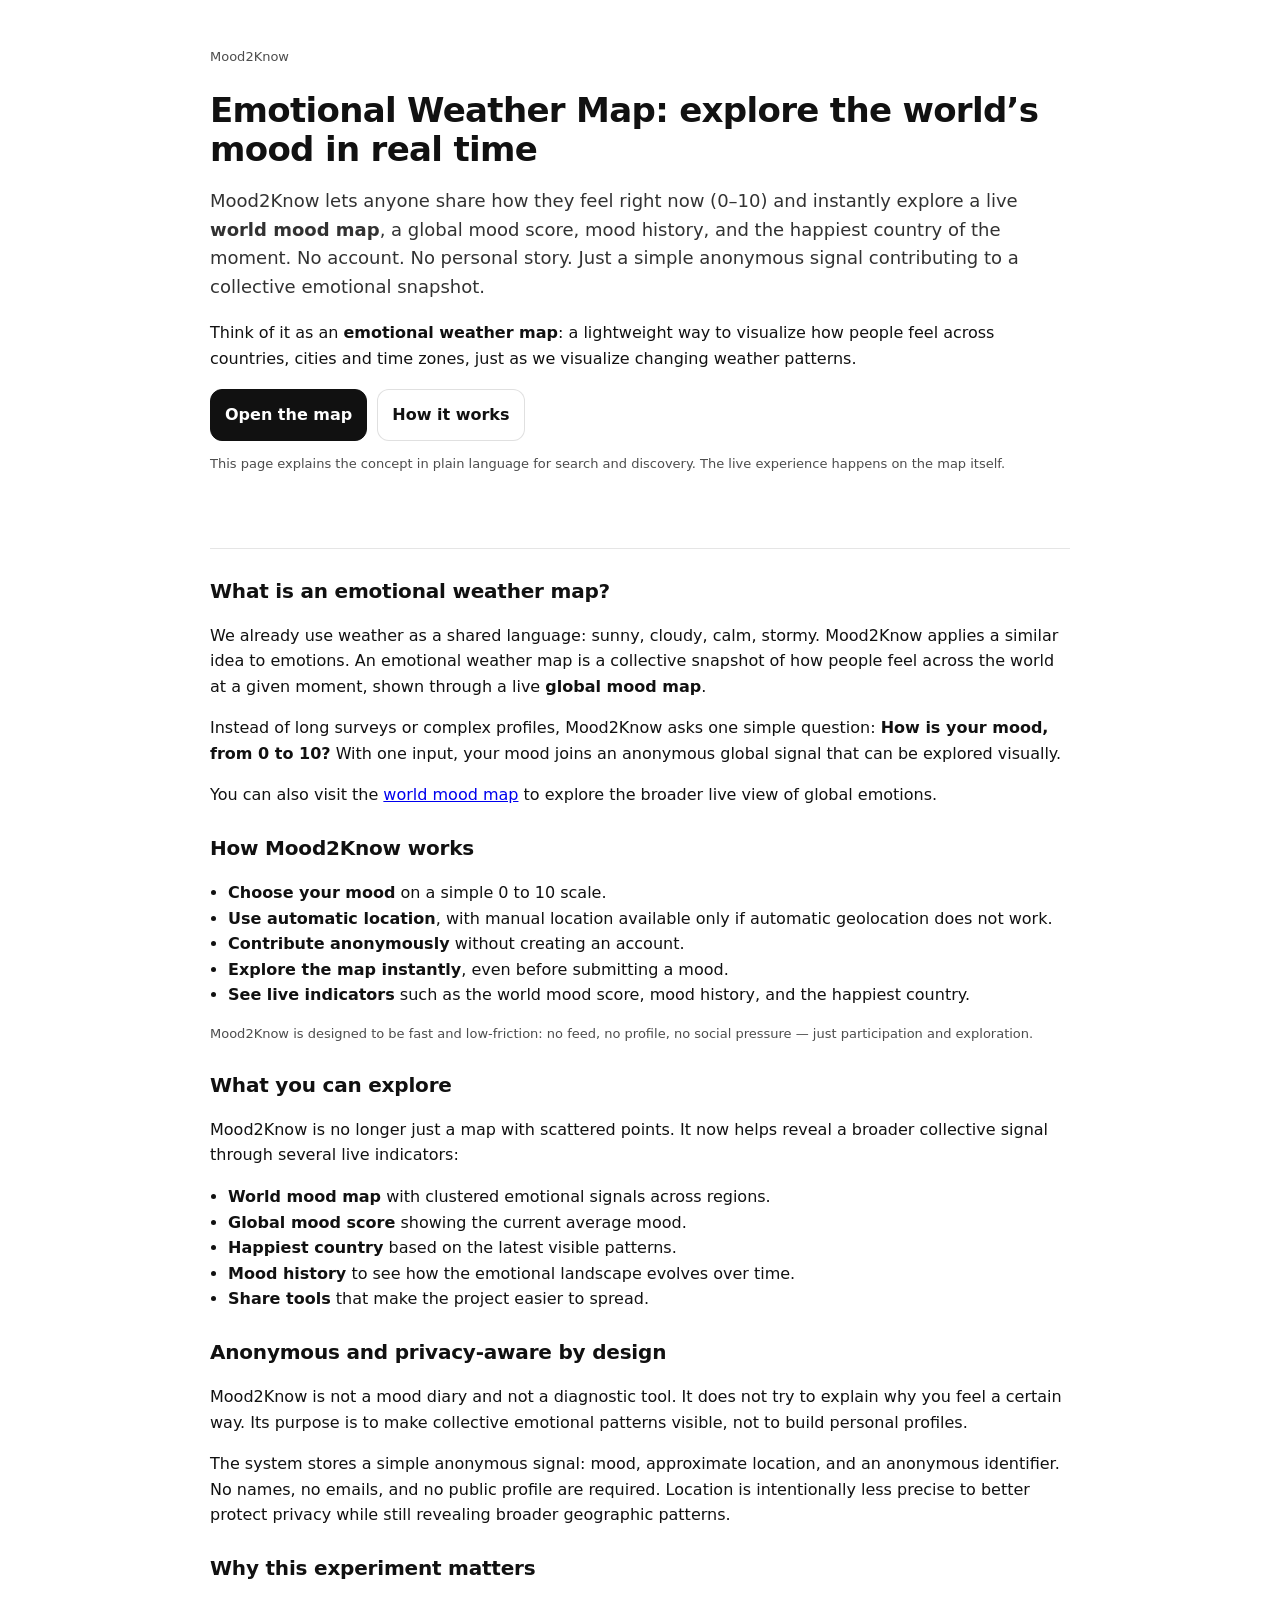
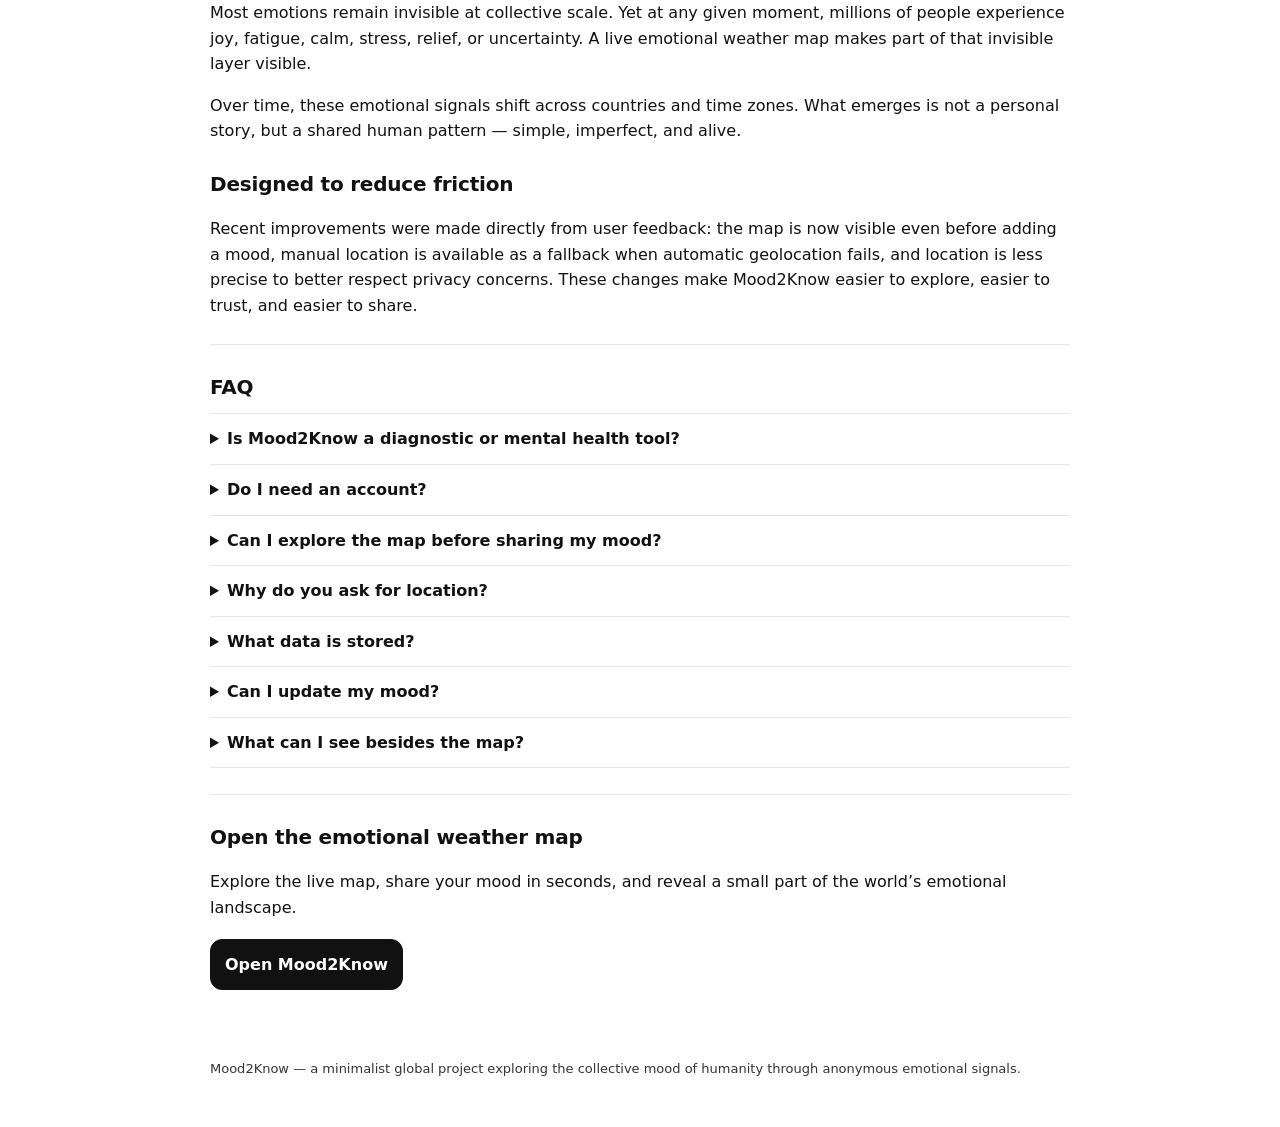
<file: emotional-weather-map.html>
<!doctype html>
<html lang="en">
<head>
<meta charset="utf-8">
<meta name="viewport" content="width=device-width, initial-scale=1">

<title>Emotional Weather Map & Live World Mood Map | Mood2Know</title>

<meta name="description" content="Explore a live emotional weather map built from anonymous mood signals. Share your mood in one click, view the global mood score, mood history, and the happiest country in real time.">

<meta name="robots" content="index,follow,max-snippet:-1,max-image-preview:large,max-video-preview:-1">

<link rel="canonical" href="https://mood2know.com/emotional-weather-map">

<!-- Open Graph -->
<meta property="og:title" content="Emotional Weather Map — explore the world’s mood in real time">
<meta property="og:description" content="Share your mood anonymously and explore a live world mood map, global mood score, mood history, and the happiest country.">
<meta property="og:type" content="article">
<meta property="og:url" content="https://mood2know.com/emotional-weather-map">
<meta property="og:site_name" content="Mood2Know">
<meta property="og:image" content="https://mood2know.com/og.jpg">

<!-- Twitter -->
<meta name="twitter:card" content="summary_large_image">
<meta name="twitter:title" content="Emotional Weather Map — explore the world’s mood in real time">
<meta name="twitter:description" content="A live emotional weather map built from anonymous mood signals, with global score, mood history, and happiest country.">
<meta name="twitter:image" content="https://mood2know.com/og.jpg">

<style>
:root { color-scheme: light; }

body{
  margin:0;
  font:16px system-ui, -apple-system, Segoe UI, Roboto, Helvetica, Arial, sans-serif;
  line-height:1.6;
  background:#fff;
  color:#111;
}

header, main, footer{
  max-width:860px;
  margin:auto;
  padding:24px 18px;
}

header{
  padding-top:34px;
  padding-bottom:10px;
}

.kicker{
  font-size:13px;
  opacity:.75;
  margin-bottom:10px;
}

h1{
  font-size:34px;
  line-height:1.15;
  margin-bottom:12px;
  letter-spacing:-0.02em;
}

.sub{
  font-size:18px;
  opacity:.86;
  margin-bottom:18px;
}

.cta{
  display:flex;
  gap:10px;
  flex-wrap:wrap;
  margin:18px 0 8px;
}

a.button{
  display:inline-block;
  padding:12px 14px;
  border-radius:12px;
  text-decoration:none;
  font-weight:650;
  border:1px solid rgba(0,0,0,.12);
}

a.primary{
  background:#111;
  color:#fff;
  border-color:#111;
}

a.secondary{
  background:#fff;
  color:#111;
}

hr{
  border:0;
  border-top:1px solid rgba(0,0,0,.10);
  margin:26px 0;
}

h2{
  font-size:20px;
  margin:24px 0 10px;
  letter-spacing:-0.01em;
}

ul{
  padding-left:18px;
}

.note{
  font-size:13px;
  opacity:.75;
}

footer{
  padding-bottom:34px;
  opacity:.85;
  font-size:13px;
}

.faq details{
  border-top:1px solid rgba(0,0,0,.10);
  padding:12px 0;
}

.faq details:last-child{
  border-bottom:1px solid rgba(0,0,0,.10);
}

.faq summary{
  cursor:pointer;
  font-weight:650;
}
</style>

<!-- JSON-LD -->
<script type="application/ld+json">
{
  "@context":"https://schema.org",
  "@type":"WebPage",
  "name":"Emotional Weather Map — Mood2Know",
  "url":"https://mood2know.com/emotional-weather-map",
  "description":"Mood2Know is an emotional weather map where people share their mood anonymously in one click and explore global emotional patterns, a world mood score, mood history, and the happiest country in real time.",
  "isPartOf":{
    "@type":"WebSite",
    "name":"Mood2Know",
    "url":"https://mood2know.com/"
  }
}
</script>

</head>

<body>

<header>

<p class="kicker">Mood2Know</p>

<h1>Emotional Weather Map: explore the world’s mood in real time</h1>

<p class="sub">
Mood2Know lets anyone share how they feel right now (0–10) and instantly explore a live <strong>world mood map</strong>, a global mood score, mood history, and the happiest country of the moment.
No account. No personal story. Just a simple anonymous signal contributing to a collective emotional snapshot.
</p>

<p>
Think of it as an <strong>emotional weather map</strong>: a lightweight way to visualize how people feel across countries, cities and time zones, just as we visualize changing weather patterns.
</p>

<div class="cta">
  <a class="button primary" href="/">Open the map</a>
  <a class="button secondary" href="#how-it-works">How it works</a>
</div>

<p class="note">
This page explains the concept in plain language for search and discovery. The live experience happens on the map itself.
</p>

</header>

<main>

<hr>

<h2>What is an emotional weather map?</h2>

<p>
We already use weather as a shared language: sunny, cloudy, calm, stormy. Mood2Know applies a similar idea to emotions.
An emotional weather map is a collective snapshot of how people feel across the world at a given moment, shown through a live <strong>global mood map</strong>.
</p>

<p>
Instead of long surveys or complex profiles, Mood2Know asks one simple question:
<strong>How is your mood, from 0 to 10?</strong>
With one input, your mood joins an anonymous global signal that can be explored visually.
</p>

<p>
You can also visit the
<a href="/world-mood-map">world mood map</a>
to explore the broader live view of global emotions.
</p>

<h2 id="how-it-works">How Mood2Know works</h2>

<ul>
  <li><strong>Choose your mood</strong> on a simple 0 to 10 scale.</li>
  <li><strong>Use automatic location</strong>, with manual location available only if automatic geolocation does not work.</li>
  <li><strong>Contribute anonymously</strong> without creating an account.</li>
  <li><strong>Explore the map instantly</strong>, even before submitting a mood.</li>
  <li><strong>See live indicators</strong> such as the world mood score, mood history, and the happiest country.</li>
</ul>

<p class="note">
Mood2Know is designed to be fast and low-friction: no feed, no profile, no social pressure — just participation and exploration.
</p>

<h2>What you can explore</h2>

<p>
Mood2Know is no longer just a map with scattered points. It now helps reveal a broader collective signal through several live indicators:
</p>

<ul>
  <li><strong>World mood map</strong> with clustered emotional signals across regions.</li>
  <li><strong>Global mood score</strong> showing the current average mood.</li>
  <li><strong>Happiest country</strong> based on the latest visible patterns.</li>
  <li><strong>Mood history</strong> to see how the emotional landscape evolves over time.</li>
  <li><strong>Share tools</strong> that make the project easier to spread.</li>
</ul>

<h2>Anonymous and privacy-aware by design</h2>

<p>
Mood2Know is not a mood diary and not a diagnostic tool. It does not try to explain why you feel a certain way. Its purpose is to make collective emotional patterns visible, not to build personal profiles.
</p>

<p>
The system stores a simple anonymous signal: mood, approximate location, and an anonymous identifier.
No names, no emails, and no public profile are required.
Location is intentionally less precise to better protect privacy while still revealing broader geographic patterns.
</p>

<h2>Why this experiment matters</h2>

<p>
Most emotions remain invisible at collective scale. Yet at any given moment, millions of people experience joy, fatigue, calm, stress, relief, or uncertainty.
A live emotional weather map makes part of that invisible layer visible.
</p>

<p>
Over time, these emotional signals shift across countries and time zones.
What emerges is not a personal story, but a shared human pattern — simple, imperfect, and alive.
</p>

<h2>Designed to reduce friction</h2>

<p>
Recent improvements were made directly from user feedback: the map is now visible even before adding a mood, manual location is available as a fallback when automatic geolocation fails, and location is less precise to better respect privacy concerns.
These changes make Mood2Know easier to explore, easier to trust, and easier to share.
</p>

<hr>

<section class="faq" aria-label="FAQ">

<h2>FAQ</h2>

<details>
  <summary>Is Mood2Know a diagnostic or mental health tool?</summary>
  <p>No. Mood2Know does not diagnose, analyze or interpret individual emotions. It simply visualizes anonymous mood signals at a collective level.</p>
</details>

<details>
  <summary>Do I need an account?</summary>
  <p>No. Participation is intentionally frictionless and does not require account creation.</p>
</details>

<details>
  <summary>Can I explore the map before sharing my mood?</summary>
  <p>Yes. The map is visible even before you contribute, so you can explore the experience first.</p>
</details>

<details>
  <summary>Why do you ask for location?</summary>
  <p>Location helps place each mood on the world map. It is requested automatically, and manual location is only used as a fallback if automatic geolocation does not work. Location is intentionally less precise to better protect privacy.</p>
</details>

<details>
  <summary>What data is stored?</summary>
  <p>A mood value, an approximate location, and an anonymous identifier. No name, no email, and no personal profile are required.</p>
</details>

<details>
  <summary>Can I update my mood?</summary>
  <p>Yes. Submitting again updates your latest mood for your anonymous identifier.</p>
</details>

<details>
  <summary>What can I see besides the map?</summary>
  <p>You can also explore live indicators such as the global mood score, mood history, and the happiest country.</p>
</details>

</section>

<hr>

<h2>Open the emotional weather map</h2>

<p>
Explore the live map, share your mood in seconds, and reveal a small part of the world’s emotional landscape.
</p>

<div class="cta">
  <a class="button primary" href="/">Open Mood2Know</a>
</div>

</main>

<footer>

<p>
Mood2Know — a minimalist global project exploring the collective mood of humanity through anonymous emotional signals.
</p>

</footer>

</body>
</html>
</file>
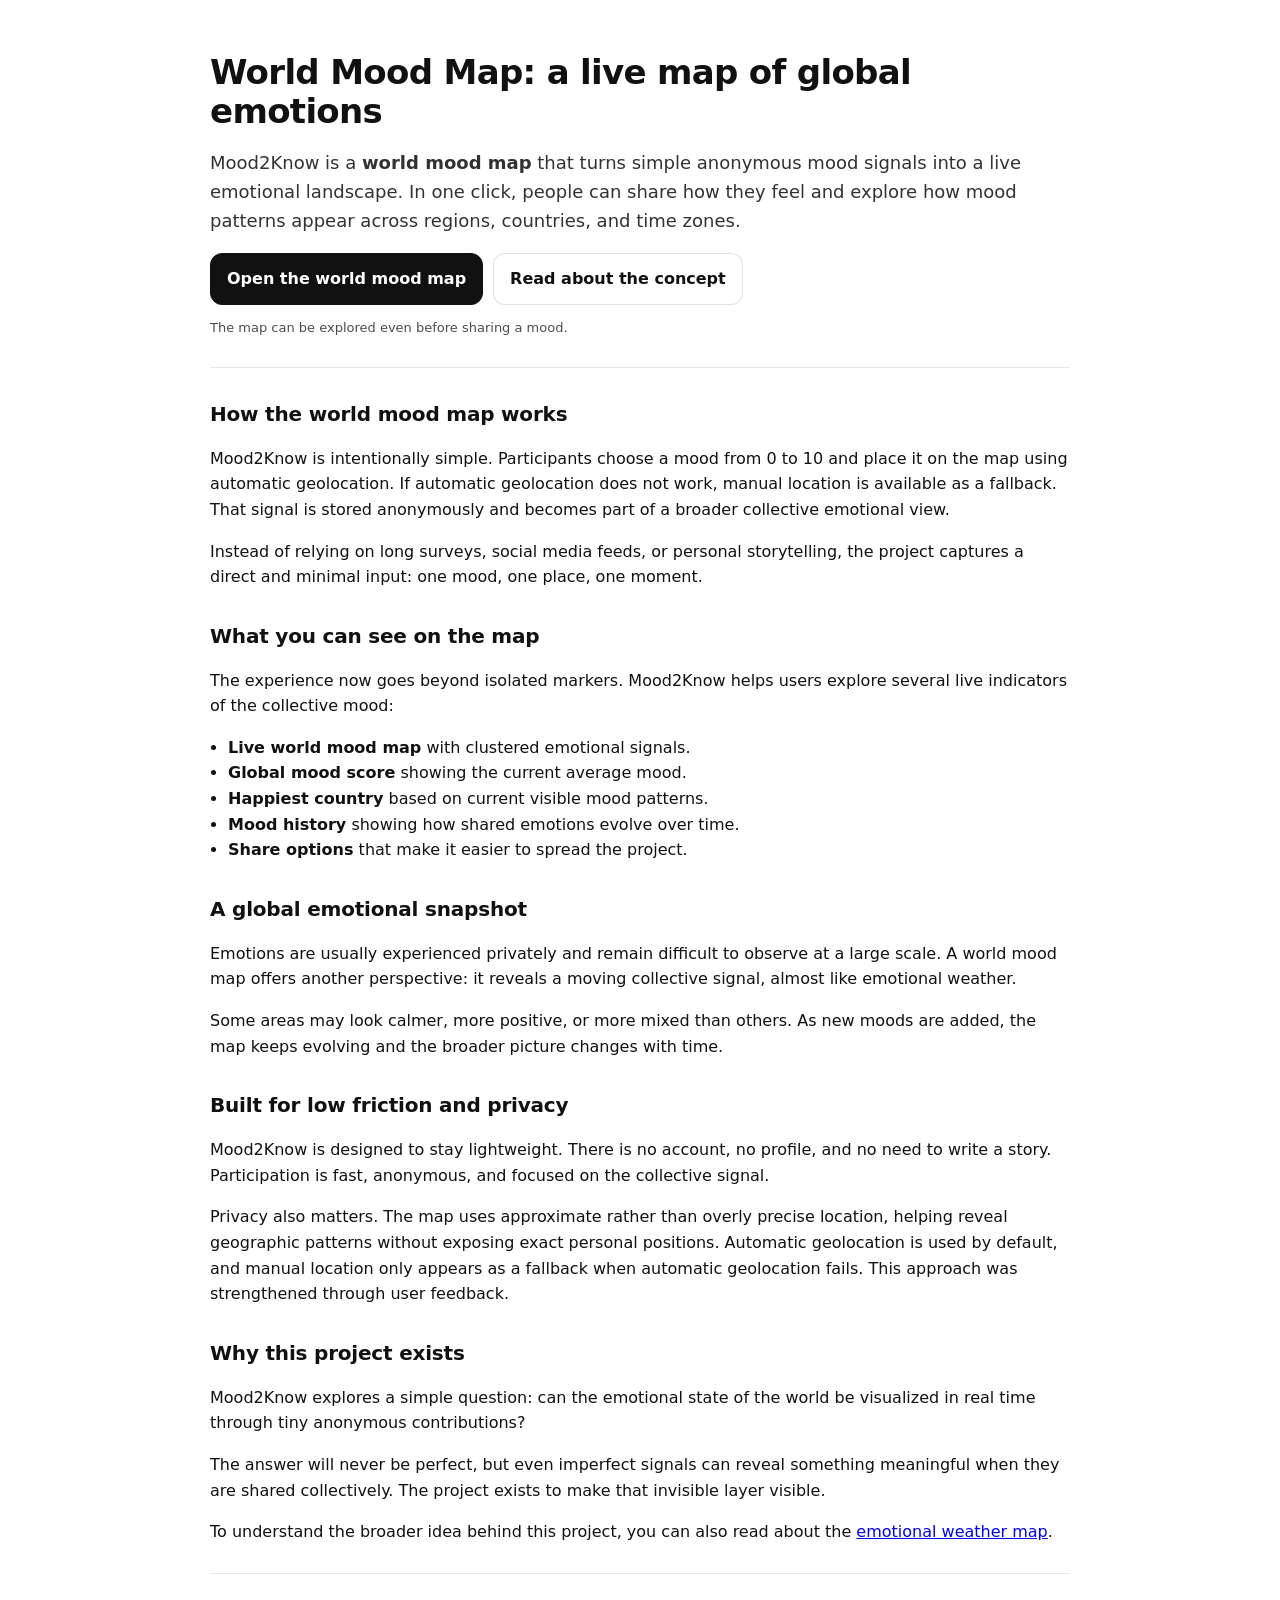
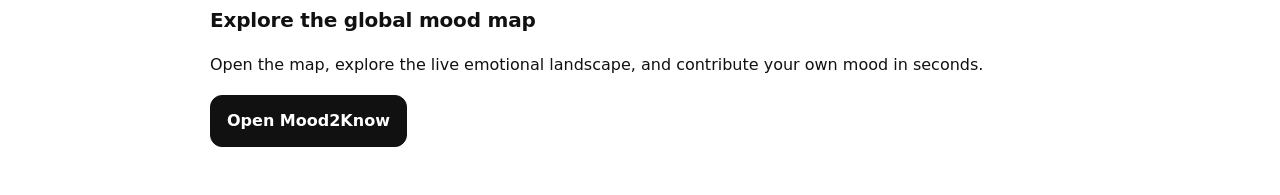
<file: world-mood-map.html>
<!doctype html>
<html lang="en">
<head>
<meta charset="utf-8">
<meta name="viewport" content="width=device-width, initial-scale=1">

<title>World Mood Map in Real Time | Mood2Know</title>

<meta name="description" content="Explore a live world mood map built from anonymous mood signals. Mood2Know reveals the global mood score, mood history, and the happiest country in real time.">

<link rel="canonical" href="https://mood2know.com/world-mood-map">

<meta name="robots" content="index,follow,max-snippet:-1,max-image-preview:large,max-video-preview:-1">

<meta property="og:title" content="World Mood Map — explore global emotions in real time">
<meta property="og:description" content="A live world mood map built from anonymous mood signals, with global score, mood history, and the happiest country.">
<meta property="og:type" content="article">
<meta property="og:url" content="https://mood2know.com/world-mood-map">
<meta property="og:image" content="https://mood2know.com/og.jpg">
<meta property="og:site_name" content="Mood2Know">

<meta name="twitter:card" content="summary_large_image">
<meta name="twitter:title" content="World Mood Map — explore global emotions in real time">
<meta name="twitter:description" content="A live map showing how people feel across the world, with global score, mood history, and happiest country.">
<meta name="twitter:image" content="https://mood2know.com/og.jpg">

<style>
:root { color-scheme: light; }

body{
  margin:0;
  font:16px system-ui, -apple-system, Segoe UI, Roboto, Helvetica, Arial, sans-serif;
  line-height:1.6;
  background:#fff;
  color:#111;
}

main{
  max-width:860px;
  margin:auto;
  padding:30px 20px 40px;
}

h1{
  font-size:34px;
  line-height:1.15;
  letter-spacing:-0.02em;
  margin-bottom:12px;
}

h2{
  margin-top:30px;
  margin-bottom:10px;
  font-size:20px;
  letter-spacing:-0.01em;
}

.sub{
  font-size:18px;
  opacity:.86;
}

.cta{
  display:flex;
  gap:10px;
  flex-wrap:wrap;
  margin:18px 0 8px;
}

a.button{
  display:inline-block;
  padding:12px 16px;
  border-radius:12px;
  text-decoration:none;
  font-weight:600;
  border:1px solid rgba(0,0,0,.12);
}

a.primary{
  background:#111;
  color:#fff;
  border-color:#111;
}

a.secondary{
  background:#fff;
  color:#111;
}

hr{
  border:0;
  border-top:1px solid rgba(0,0,0,.10);
  margin:28px 0;
}

ul{
  padding-left:18px;
}

.note{
  font-size:13px;
  opacity:.75;
}
</style>

<script type="application/ld+json">
{
  "@context":"https://schema.org",
  "@type":"WebPage",
  "name":"World Mood Map — Mood2Know",
  "url":"https://mood2know.com/world-mood-map",
  "description":"Mood2Know is a live world mood map where people share their mood anonymously and explore global emotional patterns, a world mood score, mood history, and the happiest country in real time.",
  "isPartOf":{
    "@type":"WebSite",
    "name":"Mood2Know",
    "url":"https://mood2know.com/"
  }
}
</script>

</head>

<body>

<main>

<h1>World Mood Map: a live map of global emotions</h1>

<p class="sub">
Mood2Know is a <strong>world mood map</strong> that turns simple anonymous mood signals into a live emotional landscape.
In one click, people can share how they feel and explore how mood patterns appear across regions, countries, and time zones.
</p>

<div class="cta">
  <a class="button primary" href="https://mood2know.com/">Open the world mood map</a>
  <a class="button secondary" href="/emotional-weather-map">Read about the concept</a>
</div>

<p class="note">
The map can be explored even before sharing a mood.
</p>

<hr>

<h2>How the world mood map works</h2>

<p>
Mood2Know is intentionally simple. Participants choose a mood from 0 to 10 and place it on the map using automatic geolocation.
If automatic geolocation does not work, manual location is available as a fallback.
That signal is stored anonymously and becomes part of a broader collective emotional view.
</p>

<p>
Instead of relying on long surveys, social media feeds, or personal storytelling, the project captures a direct and minimal input:
one mood, one place, one moment.
</p>

<h2>What you can see on the map</h2>

<p>
The experience now goes beyond isolated markers. Mood2Know helps users explore several live indicators of the collective mood:
</p>

<ul>
  <li><strong>Live world mood map</strong> with clustered emotional signals.</li>
  <li><strong>Global mood score</strong> showing the current average mood.</li>
  <li><strong>Happiest country</strong> based on current visible mood patterns.</li>
  <li><strong>Mood history</strong> showing how shared emotions evolve over time.</li>
  <li><strong>Share options</strong> that make it easier to spread the project.</li>
</ul>

<h2>A global emotional snapshot</h2>

<p>
Emotions are usually experienced privately and remain difficult to observe at a large scale.
A world mood map offers another perspective: it reveals a moving collective signal, almost like emotional weather.
</p>

<p>
Some areas may look calmer, more positive, or more mixed than others.
As new moods are added, the map keeps evolving and the broader picture changes with time.
</p>

<h2>Built for low friction and privacy</h2>

<p>
Mood2Know is designed to stay lightweight.
There is no account, no profile, and no need to write a story.
Participation is fast, anonymous, and focused on the collective signal.
</p>

<p>
Privacy also matters. The map uses approximate rather than overly precise location, helping reveal geographic patterns without exposing exact personal positions.
Automatic geolocation is used by default, and manual location only appears as a fallback when automatic geolocation fails.
This approach was strengthened through user feedback.
</p>

<h2>Why this project exists</h2>

<p>
Mood2Know explores a simple question:
can the emotional state of the world be visualized in real time through tiny anonymous contributions?
</p>

<p>
The answer will never be perfect, but even imperfect signals can reveal something meaningful when they are shared collectively.
The project exists to make that invisible layer visible.
</p>

<p>
To understand the broader idea behind this project, you can also read about the
<a href="/emotional-weather-map">emotional weather map</a>.
</p>

<hr>

<h2>Explore the global mood map</h2>

<p>
Open the map, explore the live emotional landscape, and contribute your own mood in seconds.
</p>

<div class="cta">
  <a class="button primary" href="https://mood2know.com/">Open Mood2Know</a>
</div>

</main>

</body>
</html>
</file>
